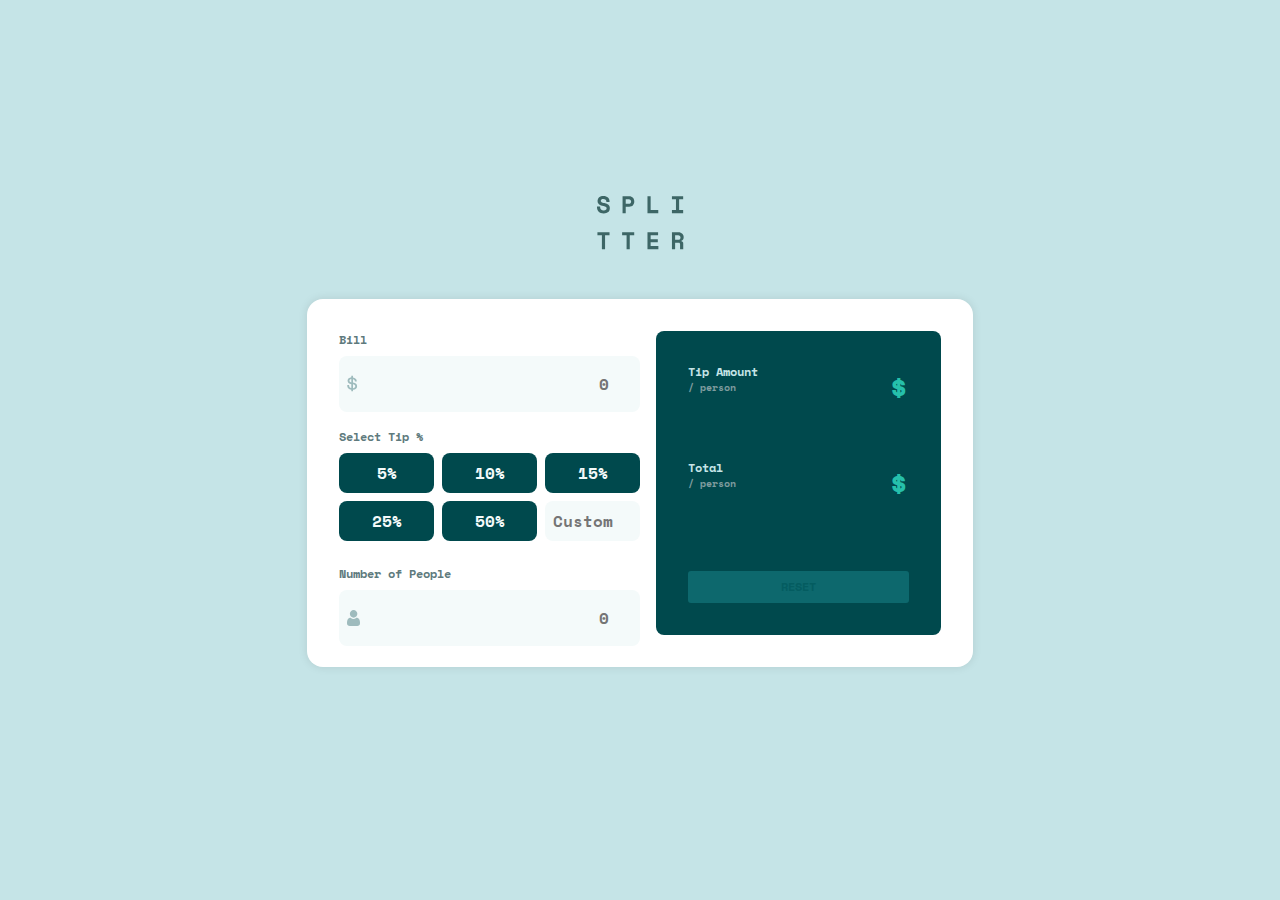
<file: index.html>
<!DOCTYPE html>
<html lang="en">
<head>
  <meta charset="UTF-8">
  <meta name="viewport" content="width=device-width, initial-scale=1.0">
  <link rel="icon" type="image/png" sizes="32x32" href="./images/favicon-32x32.png">
  <link rel="stylesheet" href="css/index.css">
  <title>Frontend Mentor | Tip calculator app</title>
  <script defer src="js/index.js"></script>
</head>
<body>
  <img src="images/logo.svg" alt="logo">
  <main>
    <div class="input">
      <div class="input__bill">
        <label for="bill">Bill</label>
        <div class="input__bill--container">
          <img src="images/icon-dollar.svg" alt="icon-dollar">
          <input type="number" id="bill" placeholder="0">
        </div>
      </div>
      <div class="input__tip">
        <label for="tip">Select Tip %</label>
        <div class="input__tip--container">
          <div class="input__tip--buttons">
            <button class="input__tip--button">5%</button>
            <button class="input__tip--button">10%</button>
            <button class="input__tip--button">15%</button>
            <button class="input__tip--button">25%</button>
            <button class="input__tip--button">50%</button>
            <div class="input__tip--custom">
              <input class="input__tip--button" type="number" id="tip" placeholder="Custom">
            </div>
          </div>
        </div>
      </div>
      <div class="input__people">
        <div class="text">
          <label for="people">Number of People</label>
          <label class="zero" id="hidden" for="people">Can't be zero</label>
        </div>
        <div class="input__people--container">
          <img src="images/icon-person.svg" alt="">
          <input type="number" id="people" placeholder="0">
        </div>
      </div>
    </div>
    <div class="output">
      <div class="output__tip">
        <div class="output__tip--text">
          <p>Tip Amount</p>
          <p class="output__tip--person">/ person</p>
        </div>
        <div class="output__tip--amount">
          <p>$<span id="tipPerPerson"></span></p>
        </div>
      </div>
      <div class="output__total">
        <div class="output__total--text">
          <p>Total</p>
          <p class="output__tip--person">/ person</p>
        </div>
        <div class="output__total--amount">
          <p>$<span id="totalPerPerson"></span></p>
          
        </div>
      </div>
      <button onclick="updateDisplay()" class="output__reset">RESET</button>
    </div>
  </main>
</body>
</html>
</file>
<file: css/index.css>
@import url("https://fonts.googleapis.com/css2?family=Space+Mono:wght@700&display=swap");
*, *::before, *::after {
  padding: 0px;
  margin: 0px;
  box-sizing: border-box;
  font-family: "Space Mono", monospace;
  font-weight: 700;
}

body {
  background-color: hsl(185deg, 41%, 84%);
  color: hsl(183deg, 100%, 15%);
  display: flex;
  justify-content: center;
  align-items: center;
  min-height: 100vh;
  flex-direction: column;
}
body main {
  width: 666px;
  height: 368px;
  background-color: hsl(0deg, 0%, 100%);
  border-radius: 16px;
  padding: 2rem;
  box-shadow: 0px 0px 10px 0px rgba(0, 0, 0, 0.1);
  display: flex;
  flex-direction: row;
  margin-top: 49px;
  margin-bottom: 38px;
}
body main .input {
  width: 50%;
  display: flex;
  flex-direction: column;
  margin-right: 1rem;
}
body main .input .input__bill {
  margin-bottom: 1rem;
  display: flex;
  flex-direction: column;
}
body main .input .input__bill label {
  margin-bottom: 0.5rem;
  font-size: 0.75rem;
  color: hsl(186deg, 14%, 43%);
}
body main .input .input__bill .input__bill--container {
  display: flex;
  flex-direction: row;
  align-items: center;
  background-color: hsl(189deg, 41%, 97%);
  border-radius: 8px;
  padding: 0.5rem;
}
body main .input .input__bill .input__bill--container img {
  margin-right: 0.5rem;
  z-index: 2;
}
body main .input .input__bill .input__bill--container input {
  font-size: 24px;
  border: none;
  background-color: transparent;
  width: 100%;
  font-size: 1rem;
  color: hsl(183deg, 100%, 15%);
  padding: 0.5rem;
  z-index: 1;
  text-align: right;
}
body main .input .input__tip {
  display: flex;
  flex-direction: column;
}
body main .input .input__tip label {
  margin-bottom: 0.5rem;
  font-size: 0.75rem;
  color: hsl(186deg, 14%, 43%);
}
body main .input .input__tip .input__tip--container {
  width: 301px;
  height: 96px;
}
body main .input .input__tip .input__tip--container .input__tip--buttons {
  display: grid;
  grid-template-columns: repeat(3, 1fr);
  grid-template-rows: repeat(2, 1fr);
  grid-gap: 0.5rem;
  width: 301px;
}
body main .input .input__tip .input__tip--container .input__tip--buttons .input__tip--custom input {
  background-color: hsl(189deg, 41%, 97%) !important;
  color: hsl(183deg, 100%, 15%) !important;
}
body main .input .input__tip .input__tip--container .input__tip--buttons .input__tip--button {
  width: 95px;
  display: flex;
  flex-direction: row;
  align-items: center;
  justify-content: center;
  background-color: hsl(189deg, 41%, 97%);
  border-radius: 8px;
  padding: 0.5rem;
  font-size: 1rem;
  border: none;
  font-weight: 700;
  cursor: pointer;
  background-color: hsl(183deg, 100%, 15%);
  color: hsl(189deg, 41%, 97%);
}
body main .input .input__tip .input__tip--container .input__tip--buttons .input__tip--button:hover {
  background-color: hsl(172deg, 66%, 71%);
  color: hsl(183deg, 100%, 15%);
}
body main .input .input__tip .input__tip--container .input__tip--buttons .input__tip--button:focus {
  background-color: hsl(172deg, 67%, 45%);
  color: hsl(183deg, 100%, 15%);
}
body main .input .input__people {
  margin-top: 1rem;
  display: flex;
  flex-direction: column;
}
body main .input .input__people .text {
  display: flex;
  flex-direction: row;
  justify-content: space-between;
  font-size: 0.75rem;
}
body main .input .input__people .text .zero {
  color: #d43c0e;
}
body main .input .input__people .text #hidden {
  display: none;
}
body main .input .input__people label {
  margin-bottom: 0.5rem;
  font-size: 0.75rem;
  color: hsl(186deg, 14%, 43%);
}
body main .input .input__people .input__people--container {
  display: flex;
  flex-direction: row;
  align-items: center;
  background-color: hsl(189deg, 41%, 97%);
  border-radius: 8px;
  padding: 0.5rem;
}
body main .input .input__people .input__people--container img {
  margin-right: 0.5rem;
  z-index: 2;
}
body main .input .input__people .input__people--container input {
  font-size: 24px;
  border: none;
  background-color: transparent;
  width: 100%;
  font-size: 1rem;
  color: hsl(183deg, 100%, 15%);
  padding: 0.5rem;
  z-index: 1;
  text-align: right;
}
body main .output {
  background-color: hsl(183deg, 100%, 15%);
  width: 50%;
  border-radius: 8px;
  display: flex;
  flex-direction: column;
  padding: 2rem;
  color: hsl(0deg, 0%, 100%);
}
body main .output .output__tip {
  display: flex;
  flex-direction: row;
  justify-content: space-between;
  margin-bottom: 1rem;
}
body main .output .output__tip .output__tip--text {
  font-size: 0.75rem;
  color: hsl(185deg, 41%, 84%);
}
body main .output .output__tip .output__tip--text .output__tip--person {
  font-size: 0.6rem;
  color: hsl(184deg, 14%, 56%);
  font-weight: 700;
}
body main .output .output__tip .output__tip--amount {
  font-size: 2rem;
  font-weight: 700;
  color: hsl(172deg, 67%, 45%);
}
body main .output .output__total {
  display: flex;
  flex-direction: row;
  justify-content: space-between;
  margin-top: 2rem;
  margin-bottom: 2rem;
}
body main .output .output__total .output__total--text {
  font-size: 0.75rem;
  color: hsl(185deg, 41%, 84%);
}
body main .output .output__total .output__total--text .output__tip--person {
  font-size: 0.6rem;
  color: hsl(184deg, 14%, 56%);
  font-weight: 700;
}
body main .output .output__total .output__total--amount {
  font-size: 2rem;
  font-weight: 700;
  color: hsl(172deg, 67%, 45%);
}
body main .output .output__reset {
  background-color: #0d686d;
  border: none;
  font-size: 0.75rem;
  color: #045c60;
  font-weight: 700;
  height: 48px;
  margin-top: 32px;
  border-radius: 3px;
  cursor: pointer;
}
body main .output .output__reset:hover {
  background-color: #9fe8df;
}/*# sourceMappingURL=index.css.map */
</file>
